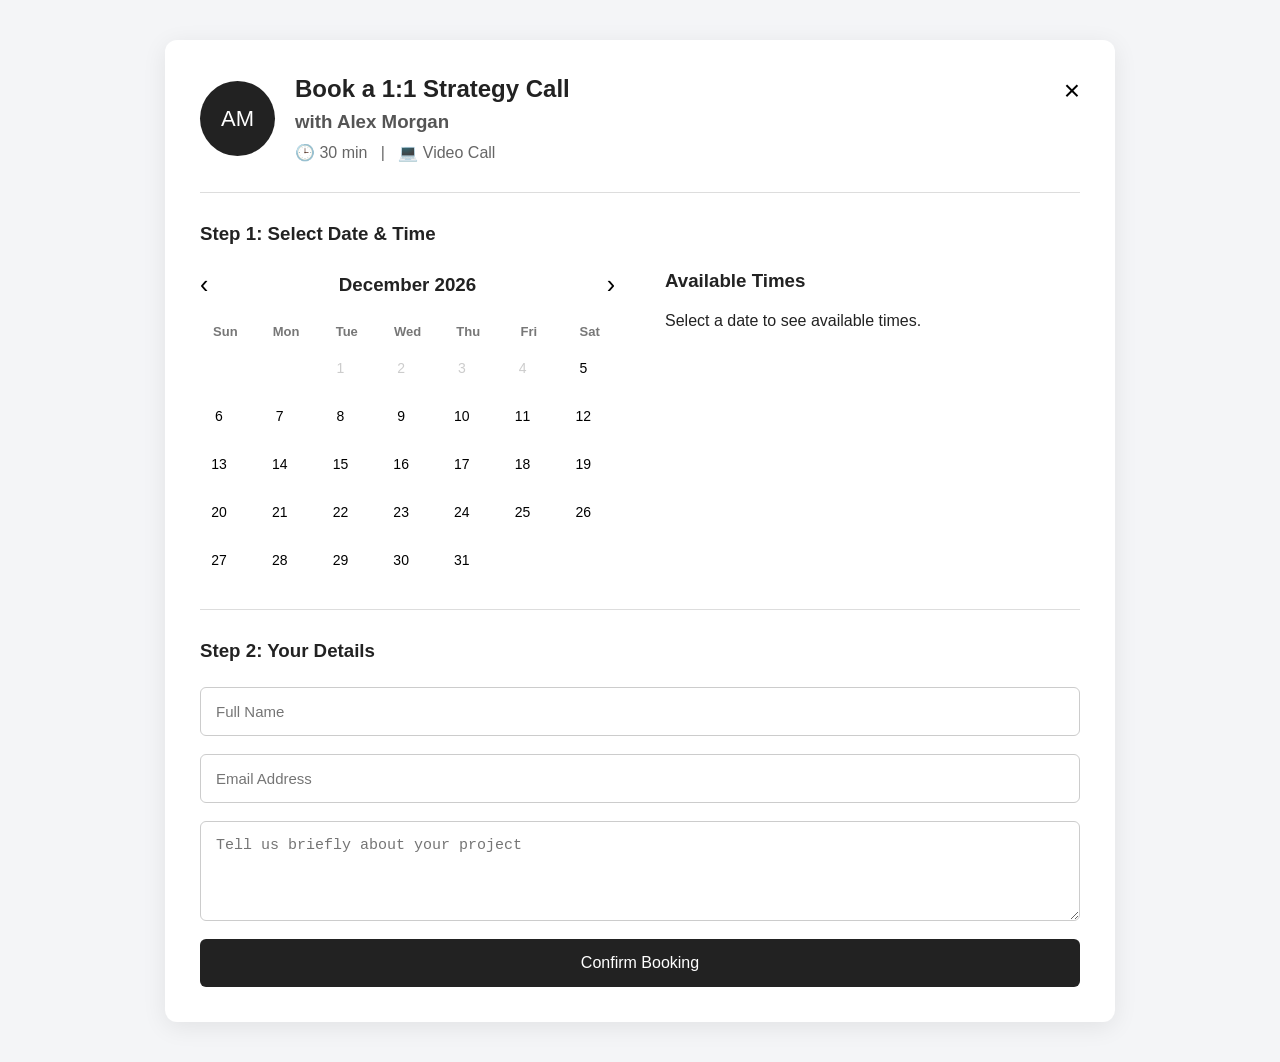
<file: schedule.html>
<!DOCTYPE html>
<html lang="en">
<head>
    <meta charset="UTF-8">
    <meta name="viewport" content="width=device-width, initial-scale=1.0">

    <title>Schedule a Call</title>

    <link rel="stylesheet" href="schedule.css">
</head>

<body>

    <div class="booking-container">

        <!-- Booking Header -->
        <header class="booking-header">

            <div class="profile">
                <div class="photo">AM</div>

                <div>
                    <h2>Book a 1:1 Strategy Call</h2>
                    <h3>with Alex Morgan</h3>

                    <p>🕒 30 min &nbsp; | &nbsp; 💻 Video Call</p>
                </div>
            </div>

            <button class="close-btn">×</button>

        </header>


        <!-- Step 1 -->
        <section class="booking-section">

            <h3>Step 1: Select Date & Time</h3>

            <div class="booking-content">

                <!-- Calendar -->
                <div class="calendar">

                    <div class="calendar-header">

                        <button id="prev">‹</button>

                        <h3 id="month-year"></h3>

                        <button id="next">›</button>

                    </div>

                    <div class="calendar-days">
                        <span>Sun</span>
                        <span>Mon</span>
                        <span>Tue</span>
                        <span>Wed</span>
                        <span>Thu</span>
                        <span>Fri</span>
                        <span>Sat</span>
                    </div>

                    <div class="calendar-dates" id="calendar-dates">
                    </div>

                </div>


                <!-- Available Times -->
                <div class="time-container">

                    <h3>Available Times</h3>

                    <div class="time-slots" id="time-slots">

                        <p>Select a date to see available times.</p>

                    </div>

                </div>

            </div>

        </section>


        <!-- Step 2 -->
        <section class="details-section">

            <h3>Step 2: Your Details</h3>

            <form id="booking-form">

                <input
                    type="text"
                    placeholder="Full Name"
                    required
                >

                <input
                    type="email"
                    placeholder="Email Address"
                    required
                >

                <textarea
                    placeholder="Tell us briefly about your project"
                ></textarea>

                <button type="submit">
                    Confirm Booking
                </button>

            </form>

        </section>

    </div>


    <script src="schedule.js"></script>

</body>
</html>
</file>
<file: schedule.css>
* {
    margin: 0;
    padding: 0;
    box-sizing: border-box;
}

body {
    font-family: Arial, sans-serif;
    background: #f4f5f7;
    padding: 40px 15px;
    color: #222;
}

.booking-container {
    max-width: 950px;
    margin: auto;
    background: white;
    padding: 35px;
    border-radius: 12px;
    box-shadow: 0 5px 25px rgba(0,0,0,0.08);
}

/* HEADER */

.booking-header {
    display: flex;
    justify-content: space-between;
    align-items: flex-start;
    padding-bottom: 30px;
    border-bottom: 1px solid #ddd;
}

.profile {
    display: flex;
    gap: 20px;
    align-items: center;
}

.photo {
    width: 75px;
    height: 75px;
    border-radius: 50%;
    background: #222;
    color: white;
    display: grid;
    place-items: center;
    font-size: 22px;
}

.profile h2 {
    margin-bottom: 8px;
}

.profile h3 {
    margin-bottom: 10px;
    color: #555;
}

.profile p {
    color: #666;
}

.close-btn {
    border: none;
    background: none;
    font-size: 28px;
    cursor: pointer;
}

/* BOOKING SECTION */

.booking-section {
    padding: 30px 0;
    border-bottom: 1px solid #ddd;
}

.booking-section > h3,
.details-section > h3 {
    margin-bottom: 25px;
}

.booking-content {
    display: flex;
    gap: 50px;
}

/* CALENDAR */

.calendar {
    flex: 1;
}

.calendar-header {
    display: flex;
    justify-content: space-between;
    align-items: center;
    margin-bottom: 25px;
}

.calendar-header button {
    border: none;
    background: none;
    font-size: 25px;
    cursor: pointer;
}

.calendar-days,
.calendar-dates {
    display: grid;
    grid-template-columns: repeat(7, 1fr);
    text-align: center;
    gap: 10px;
}

.calendar-days span {
    font-weight: bold;
    font-size: 13px;
    color: #777;
    padding-bottom: 10px;
}

.calendar-dates button {
    width: 38px;
    height: 38px;
    border: none;
    border-radius: 50%;
    background: transparent;
    cursor: pointer;
    font-size: 14px;
}

.calendar-dates button:hover:not(:disabled) {
    background: #e5e5e5;
}

.calendar-dates button:disabled {
    color: #ccc;
    cursor: not-allowed;
}

.calendar-dates button.selected {
    background: #222;
    color: white;
}

/* TIME SLOTS */

.time-container {
    flex: 1;
}

.time-container h3 {
    margin-bottom: 20px;
}

.time-slots {
    display: flex;
    flex-direction: column;
    gap: 12px;
}

.time-slots button {
    padding: 13px;
    border: 1px solid #ccc;
    border-radius: 6px;
    background: white;
    cursor: pointer;
    font-size: 15px;
}

.time-slots button:hover {
    border-color: #222;
}

.time-slots button.selected {
    background: #222;
    color: white;
}

/* DETAILS FORM */

.details-section {
    padding-top: 30px;
}

#booking-form {
    display: flex;
    flex-direction: column;
    gap: 18px;
}

#booking-form input,
#booking-form textarea {
    width: 100%;
    padding: 15px;
    border: 1px solid #ccc;
    border-radius: 6px;
    font-size: 15px;
}

#booking-form textarea {
    min-height: 100px;
    resize: vertical;
}

#booking-form button {
    padding: 15px;
    background: #222;
    color: white;
    border: none;
    border-radius: 6px;
    cursor: pointer;
    font-size: 16px;
}

#booking-form button:hover {
    background: #444;
}

/* MOBILE RESPONSIVENESS */

@media (max-width: 650px) {

    .booking-container {
        padding: 20px;
    }

    .booking-content {
        flex-direction: column;
        gap: 35px;
    }

    .profile {
        gap: 10px;
    }

    .profile h2 {
        font-size: 17px;
    }

    .profile h3 {
        font-size: 14px;
    }

    .photo {
        width: 55px;
        height: 55px;
    }

    .calendar-dates {
        gap: 5px;
    }

}
</file>
